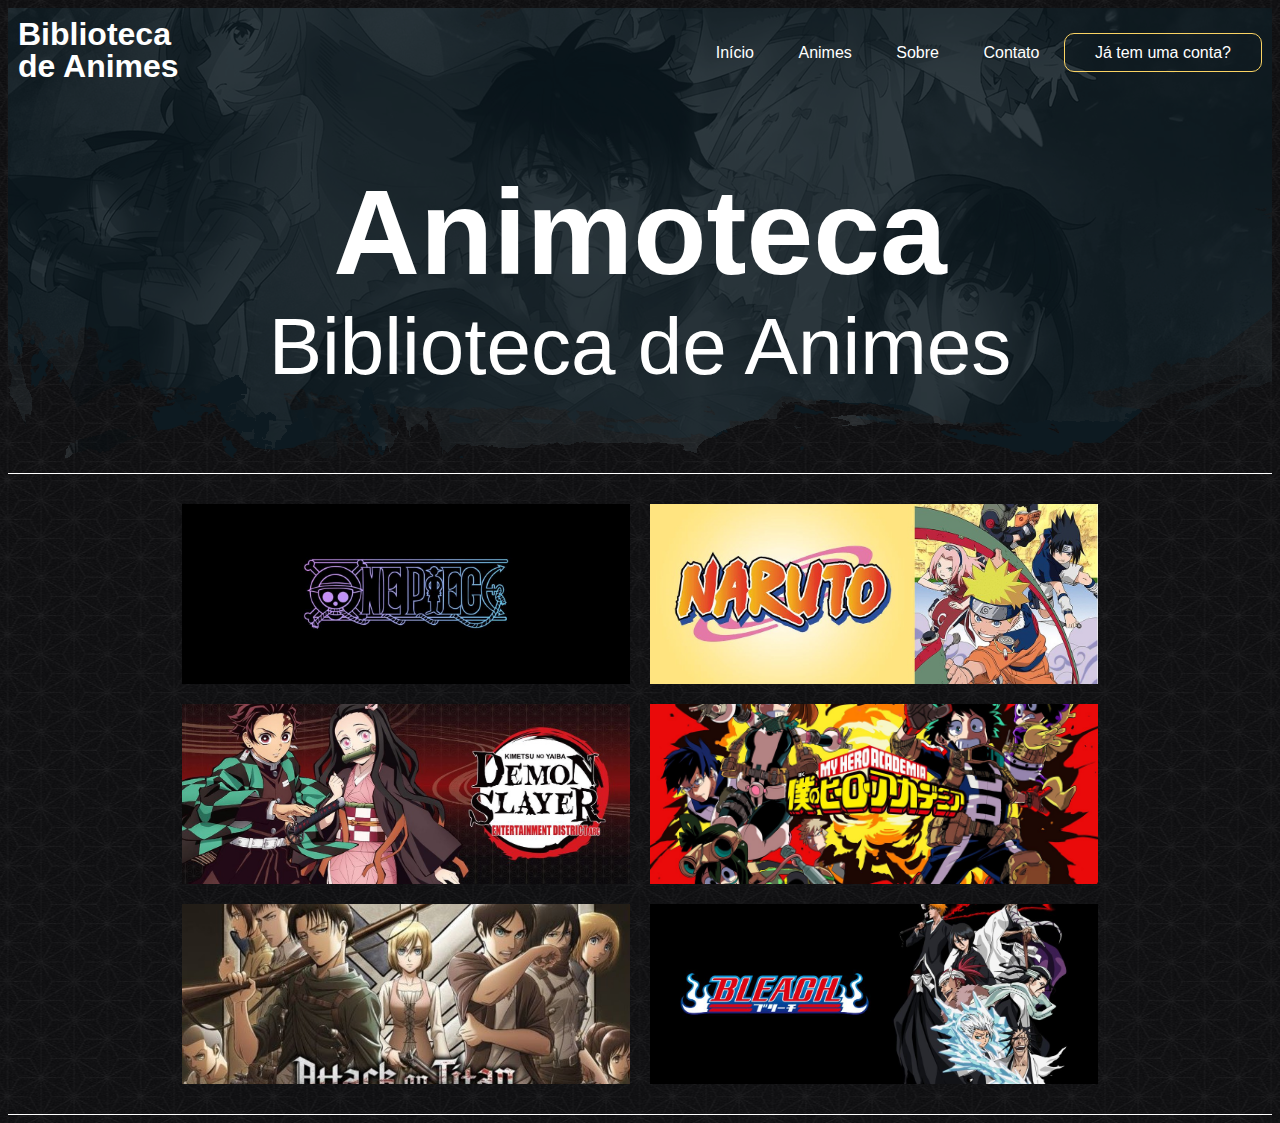
<file: index.html>
<!DOCTYPE html>
<html lang="en">
<head>
    <meta charset="UTF-8">
    <meta http-equiv="X-UA-Compatible" content="IE=edge">
    <meta name="viewport" content="width=device-width, initial-scale=1.
    0">

    <link rel="stylesheet" href="estilo.css">
    <link rel="stylesheet" href="estilos/menu.css">
    <title>Animoteca</title>
</head>
<body>
    <header class="o-header">

        <div class="navegacao">
            <div class="titulo">
                <h1>Biblioteca</h1>
                <h1>de Animes</h1>
            </div>
        
            <nav>
                <ul class="menu">
                    <a href="index.html"><li>Início</li></a>
                    <a href="#animes"><li>Animes</li></a>
                    <a href="#"><li>Sobre</li></a>
                    <a href="#"><li>Contato</li></a>
                    <a href="páginas/cadastro/index.html" target="_blank"><li>Já tem uma conta?</li></a>
                </ul>
            </nav>
        </div>


        <div class="home">
            <div>
                <h2 class="textos">Animoteca</h2>
                <p class="textos">Biblioteca de Animes</p>
            </div>
        </div>
    </header>


    <main class="o-main">

        

        <div class="animes" id="animes">
            <a href="páginas/one-piece/one-piece.html" class="one-piece item">
            </a>

            <a href="páginas/naruto/naruto.html" class="naruto item">
            </a>

            <a href="páginas/kimetsu/kimetsu.html" class="kimetsu item">
            </a>

            <a href="páginas/Boku/boku.html" class="hero item">
            </a>

            <a href="páginas/titan/titan.html" class="item shingeki">
            </a>

            <a href="páginas/bleach/bleach.html" class="item bleach">
            </a>

        </div>

    </main>

</body>
</html>
</file>
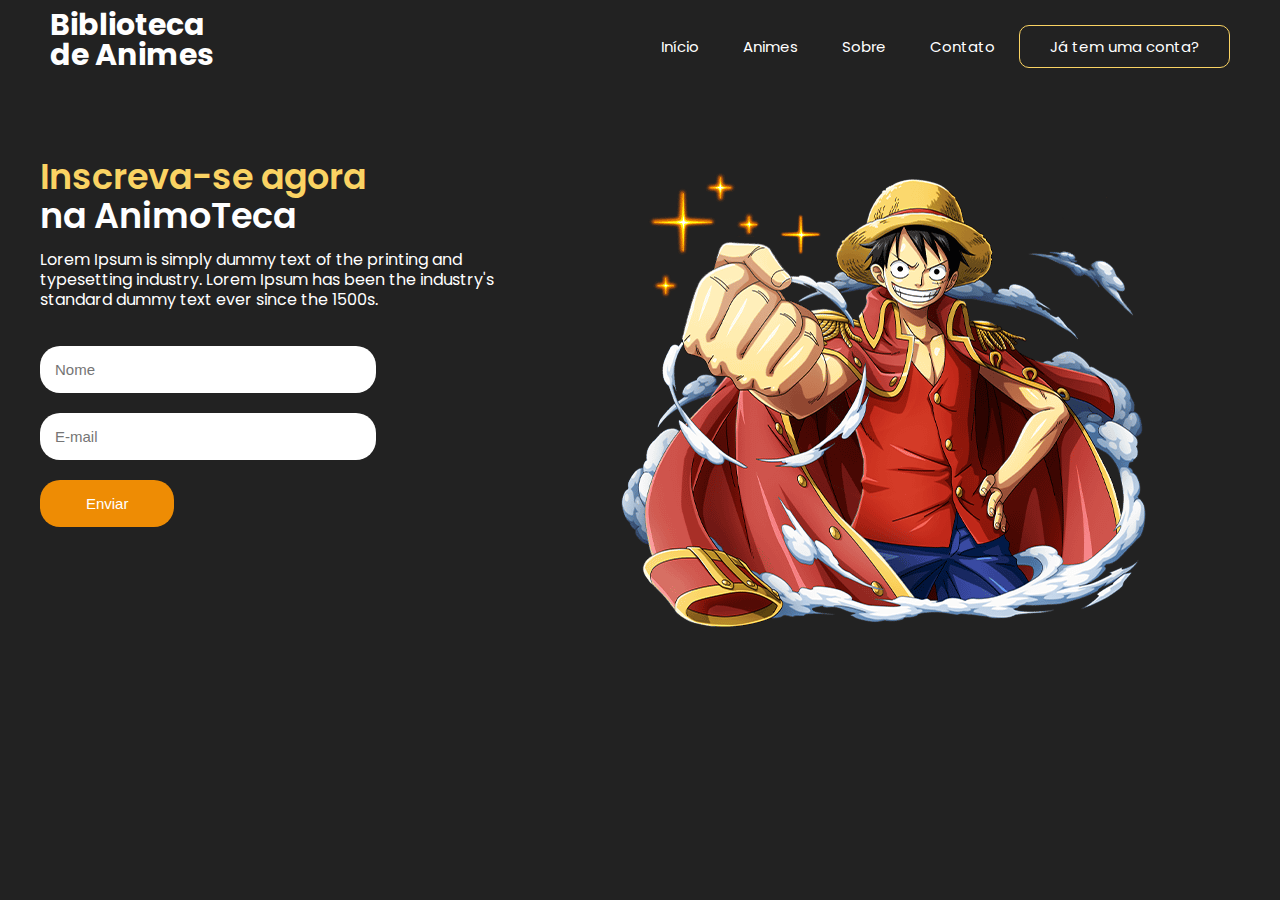
<file: páginas/cadastro/index.html>
<!DOCTYPE html>
<html lang="en">
<head>
    <meta charset="UTF-8">
    <meta http-equiv="X-UA-Compatible" content="IE=edge">
    <meta name="viewport" content="width=device-width, initial-scale=1.0">
    <title>Cadastre-se</title>

    <link rel="stylesheet" href="../../estilos/style-cadastro.css">
    <link rel="stylesheet" href="../../estilos/responsive.css">
    <link rel="stylesheet" href="../../estilos/menu.css">
    
    <link rel="preconnect" href="https://fonts.googleapis.com">
    <link rel="preconnect" href="https://fonts.gstatic.com" crossorigin>
    <link href="https://fonts.googleapis.com/css2?family=Poppins:ital,wght@0,100;0,200;0,300;0,400;0,500;0,600;0,700;0,800;0,900;1,100;1,200;1,300;1,400;1,500;1,600;1,700;1,800;1,900&display=swap" rel="stylesheet">

</head>
<body class="captura">
    <header class="header">
        <div class="titulo">
            <h1>Biblioteca</h1>
            <h1>de Animes</h1>
        </div>

        <nav>
            <ul class="menu">
                <a href="../../index.html"><li>Início</li></a>
                <a href="../../index.html"><li>Animes</li></a>
                <a href="#"><li>Sobre</li></a>
                <a href="#"><li>Contato</li></a>
                <a href="#"><li>Já tem uma conta?</li></a>
            </ul>
        </nav>
    </header>

    <main>
        <section class="inscricao">
            <h2>Inscreva-se agora</h2>
            <h2>na AnimoTeca</h2>
            <p>Lorem Ipsum is simply dummy text of the printing and typesetting industry. Lorem Ipsum has been the industry's standard dummy text ever since the 1500s.</p>

            <form action="">
                <input class="text" type="text" id="nome" name="nome" placeholder="Nome">
                <input class="text" type="email" id="email" name="email" placeholder="E-mail">
                <input type="submit" value="Enviar">
            </form>

        </section>

        <figure>
            <img src="../../componentes/imagens/pngegg.png" alt="imagem - luffy de One Piece">
        </figure>
    </main>

</body>
</html>
</file>
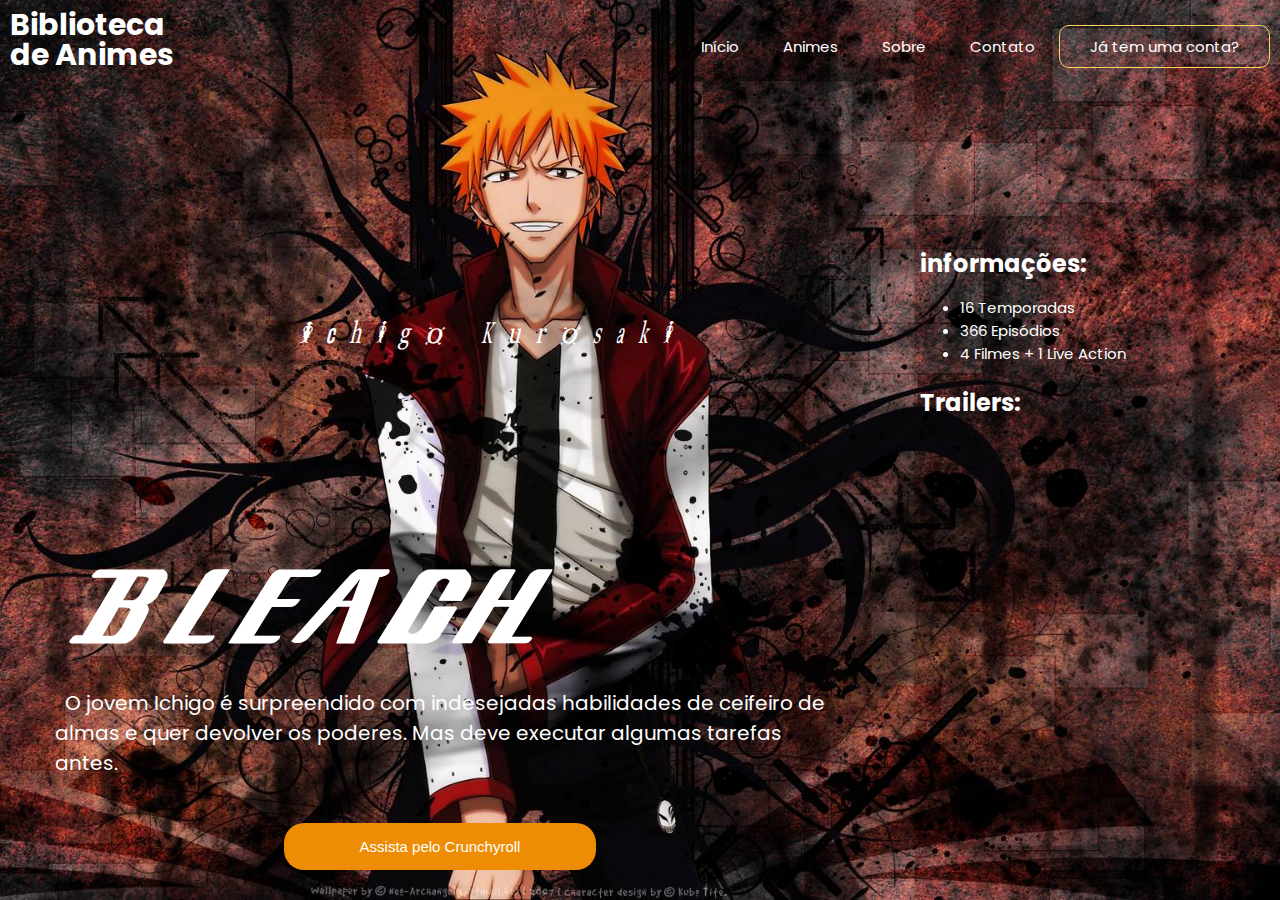
<file: páginas/bleach/bleach.html>
<!DOCTYPE html>
<html lang="en">
<head>
    <meta charset="UTF-8">
    <meta http-equiv="X-UA-Compatible" content="IE=edge">
    <meta name="viewport" content="width=device-width, initial-scale=1.0">
    <title>Bleach</title>

    <link rel="stylesheet" href="../../estilos/style.css">
    <link rel="stylesheet" href="../../estilos/menu.css">
    <link rel="stylesheet" href="../../estilos/responsive.css">
    
    <link rel="preconnect" href="https://fonts.googleapis.com">
    <link rel="preconnect" href="https://fonts.gstatic.com" crossorigin>
    <link href="https://fonts.googleapis.com/css2?family=Poppins:ital,wght@0,100;0,200;0,300;0,400;0,500;0,600;0,700;0,800;0,900;1,100;1,200;1,300;1,400;1,500;1,600;1,700;1,800;1,900&display=swap" rel="stylesheet">

    <style>
        @font-face {
            font-family: "bleach";
            src: url(../../componentes/fonte/FontBleach.ttf);
        }


        html, body{
            height: 100%;
        }

        .bg {
            background: url(../../componentes/imagens/bleach-bg.jpg)center top no-repeat;
            background-size: cover;
            color: white;
        }


        ul{
            font-size: 15px;
        }

        ul a{
            color: white;
        }

        .lista-trailers{
            list-style: none;
        }

        .nome h2{
            font-size: 30px;
        }

        .anime h1{
            font-family: "bleach";
        }

    </style>

</head>
<body class="bg">
    <header class="header">
        <div class="titulo">
            <h1>Biblioteca</h1>
            <h1>de Animes</h1>
        </div>

        <nav>
            <ul class="menu">
                <a href="../../index.html"><li>Início</li></a>
                <a href="#"><li>Animes</li></a>
                <a href="#"><li>Sobre</li></a>
                <a href="#"><li>Contato</li></a>
                <a href="../../cadastro/index.html"><li>Já tem uma conta?</li></a>
            </ul>
        </nav>
    </header>

    <main class="animes">
        <section class="section-anime">
            <div class="nome">
                <h2>Ichigo Kurosaki</h2>
            </div>

            <div class="anime">
                <h1>BLEACH</h1>
                <p>O jovem Ichigo é surpreendido com indesejadas habilidades de ceifeiro de almas e quer devolver os poderes. Mas deve executar algumas tarefas antes.</p>
            </div>
            

            <form action="https://www.crunchyroll.com/pt-br/offer-onepiece?utm_source=google&utm_medium=paid_cr&utm_campaign=CR-Paid_Google_Web_Conversion_LATAM_BR_Trademark_SVOD&utm_term=crunchyroll%20one%20piece&referrer=google_paid_cr_CR-Paid_Google_Web_Conversion_LATAM_BR_Trademark_SVOD&gclid=Cj0KCQjwla-hBhD7ARIsAM9tQKt5OHCrqSaiqisJ49O7v8h88PUdgcAblDH3eG7dsLvBaSazgV_udWQaAiojEALw_wcB" target="_blank" class="btn-anime">
                <input type="submit" value="">
                <input type="submit" value="Assista pelo Crunchyroll">
            </form>
            
        </section>

        <aside>
            <h2>informações:</h2>
            <ul>
                <li> 16 Temporadas</li>
                <li>366 Episódios</li>
                <li>4 Filmes + 1 Live Action</li>
            </ul>

            <div class="videos">
                <h2>Trailers:</h2>
                <ul class="lista-trailers">
                    <li><iframe width="260" height="200" src="https://www.youtube.com/embed/JvqcaQJgr-A" title="YouTube video player" frameborder="0" allow="accelerometer; autoplay; clipboard-write; encrypted-media; gyroscope; picture-in-picture; web-share" allowfullscreen></iframe></li>

                    <li><iframe width="260" height="200" src="https://www.youtube.com/embed/JvqcaQJgr-A" title="YouTube video player" frameborder="0" allow="accelerometer; autoplay; clipboard-write; encrypted-media; gyroscope; picture-in-picture; web-share" allowfullscreen></iframe></li>
                    
                </ul>
            </div>

        </aside>
    </main>
</body>
</html>
</file>
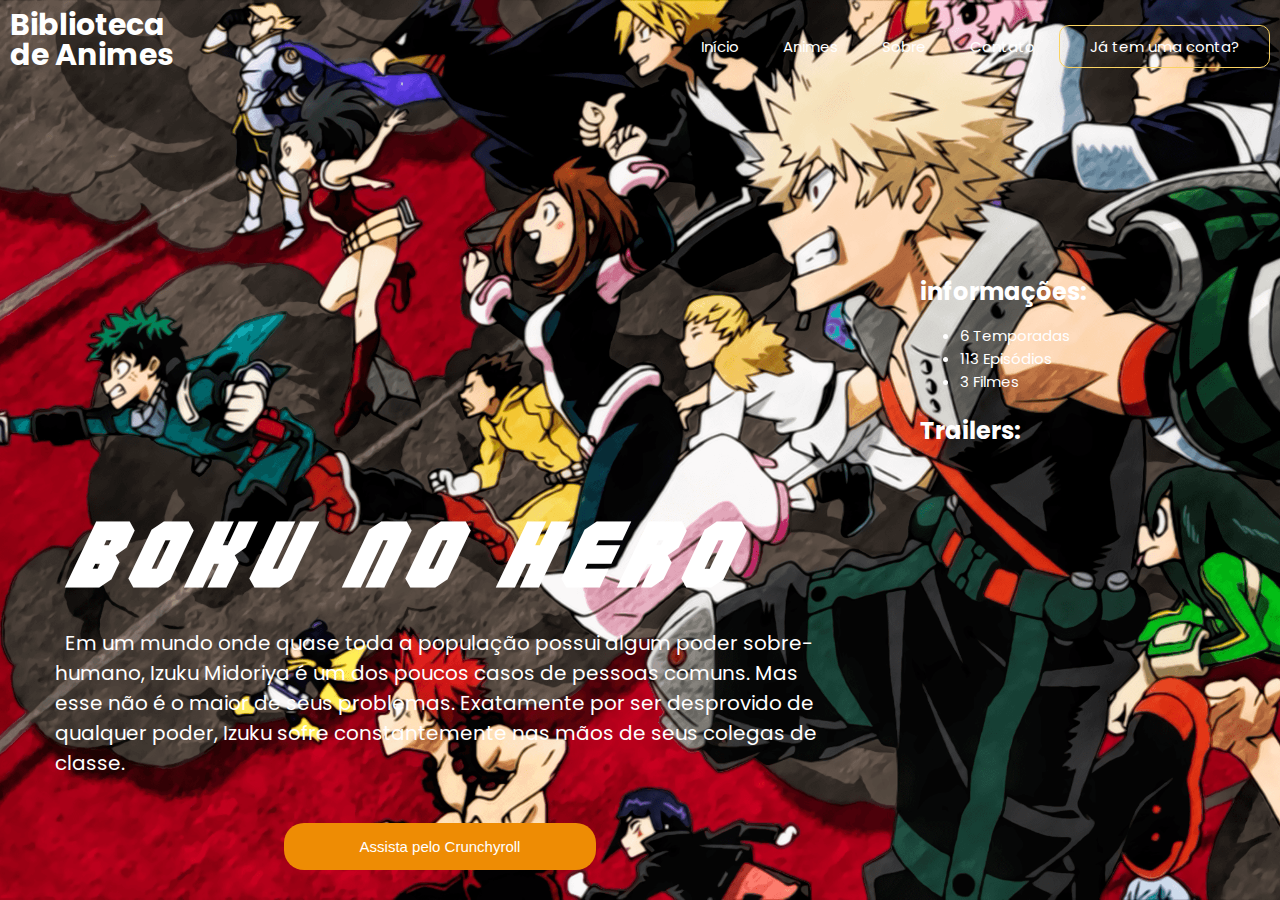
<file: páginas/Boku/boku.html>
<!DOCTYPE html>
<html lang="en">
<head>
    <meta charset="UTF-8">
    <meta http-equiv="X-UA-Compatible" content="IE=edge">
    <meta name="viewport" content="width=device-width, initial-scale=1.0">
    <title>Boku No Hero</title>

    <link rel="stylesheet" href="../../estilos/style.css">
    <link rel="stylesheet" href="../../estilos/menu.css">
    <link rel="stylesheet" href="../../estilos/responsive.css">
    
    <link rel="preconnect" href="https://fonts.googleapis.com">
    <link rel="preconnect" href="https://fonts.gstatic.com" crossorigin>
    <link href="https://fonts.googleapis.com/css2?family=Poppins:ital,wght@0,100;0,200;0,300;0,400;0,500;0,600;0,700;0,800;0,900;1,100;1,200;1,300;1,400;1,500;1,600;1,700;1,800;1,900&display=swap" rel="stylesheet">

    <style>
        @font-face {
            font-family: "boku";
            src: url(../../componentes/fonte/commando.ttf);
        }

        html, body{
            height: 100%;
        }

        .bg {
            background: url(../../componentes/imagens/backgrounBoku.png)center center no-repeat;
            background-size: cover;
            color: white;
        }


        ul{
            font-size: 15px;
        }

        ul a{
            color: white;
        }

        .lista-trailers{
            list-style: none;
        }

        .section-anime{
            justify-content: flex-end;
        }

        .anime h1{
            font-family: "boku";
        }
    </style>

</head>
<body class="bg">
    <header class="header">
        <div class="titulo">
            <h1>Biblioteca</h1>
            <h1>de Animes</h1>
        </div>

        <nav>
            <ul class="menu">
                <a href="../../index.html"><li>Início</li></a>
                <a href="#"><li>Animes</li></a>
                <a href="#"><li>Sobre</li></a>
                <a href="#"><li>Contato</li></a>
                <a href="../../cadastro/index.html"><li>Já tem uma conta?</li></a>
            </ul>
        </nav>
    </header>

    <main class="animes">
        <section class="section-anime">

            <div class="anime">
                <h1>Boku No Hero</h1>
                <p>Em um mundo onde quase toda a população possui algum poder sobre-humano, Izuku Midoriya é um dos poucos casos de pessoas comuns. Mas esse não é o maior de seus problemas. Exatamente por ser desprovido de qualquer poder, Izuku sofre constantemente nas mãos de seus colegas de classe.</p>
            </div>
            

            <form action="https://www.crunchyroll.com/pt-br/offer-onepiece?utm_source=google&utm_medium=paid_cr&utm_campaign=CR-Paid_Google_Web_Conversion_LATAM_BR_Trademark_SVOD&utm_term=crunchyroll%20one%20piece&referrer=google_paid_cr_CR-Paid_Google_Web_Conversion_LATAM_BR_Trademark_SVOD&gclid=Cj0KCQjwla-hBhD7ARIsAM9tQKt5OHCrqSaiqisJ49O7v8h88PUdgcAblDH3eG7dsLvBaSazgV_udWQaAiojEALw_wcB" target="_blank" class="btn-anime">
                <input type="submit" value="">
                <input type="submit" value="Assista pelo Crunchyroll">
            </form>
            
        </section>

        <aside>
            <h2>informações:</h2>
            <ul>
                <li> 6 Temporadas</li>
                <li>113 Episódios</li>
                <li>3 Filmes</li>
            </ul>

            <div class="videos">
                <h2>Trailers:</h2>
                <ul class="lista-trailers">
                    <li><iframe width="260" height="200" src="https://www.youtube.com/embed/JvqcaQJgr-A" title="YouTube video player" frameborder="0" allow="accelerometer; autoplay; clipboard-write; encrypted-media; gyroscope; picture-in-picture; web-share" allowfullscreen></iframe></li>

                    <li><iframe width="260" height="200" src="https://www.youtube.com/embed/JvqcaQJgr-A" title="YouTube video player" frameborder="0" allow="accelerometer; autoplay; clipboard-write; encrypted-media; gyroscope; picture-in-picture; web-share" allowfullscreen></iframe></li>
                    
                </ul>
            </div>

        </aside>
    </main>
</body>
</html>
</file>
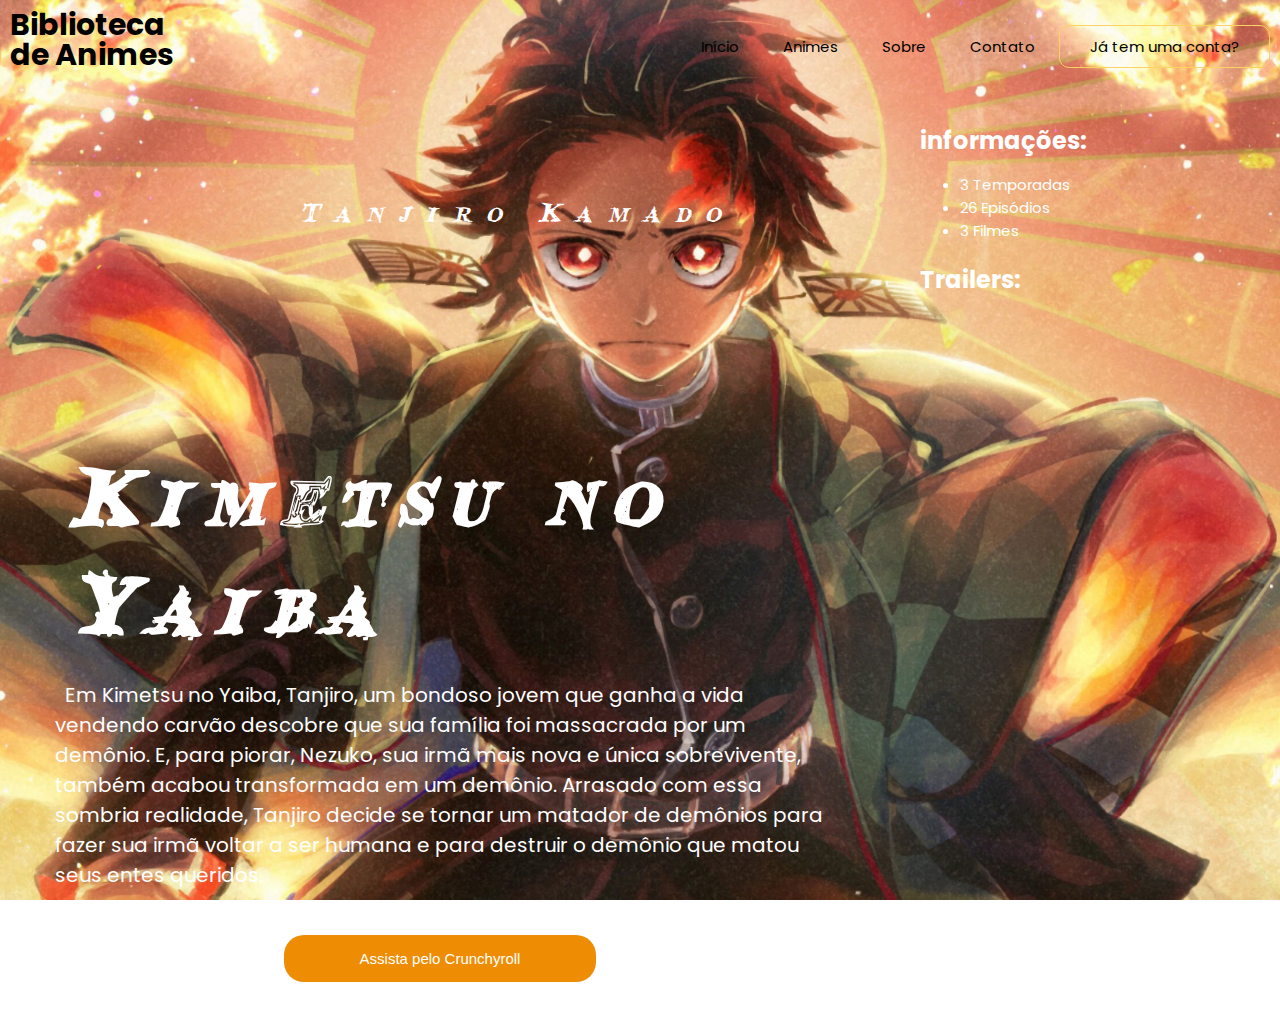
<file: páginas/kimetsu/kimetsu.html>
<!DOCTYPE html>
<html lang="en">
<head>
    <meta charset="UTF-8">
    <meta http-equiv="X-UA-Compatible" content="IE=edge">
    <meta name="viewport" content="width=device-width, initial-scale=1.0">
    <title>Kimetsu no Yaiba</title>

    <link rel="stylesheet" href="../../estilos/style.css">
    <link rel="stylesheet" href="../../estilos/menu.css">
    <link rel="stylesheet" href="../../estilos/responsive.css">
    
    <link rel="preconnect" href="https://fonts.googleapis.com">
    <link rel="preconnect" href="https://fonts.gstatic.com" crossorigin>
    <link href="https://fonts.googleapis.com/css2?family=Poppins:ital,wght@0,100;0,200;0,300;0,400;0,500;0,600;0,700;0,800;0,900;1,100;1,200;1,300;1,400;1,500;1,600;1,700;1,800;1,900&display=swap" rel="stylesheet">

    <style>
        @font-face {
            font-family: "kimetsu";
            src: url(../../componentes/fonte/bloodcrow.ttf);
        }

        html, body{
            height: 100%;
        }

        .bg {
            background: url(../../componentes/imagens/kimetsu-bg-2.jpg)center top no-repeat;
            background-size: cover;
            
            color: white;
        }


        ul{
            font-size: 15px;
        }

        ul a{
            color: black;
        }

        .lista-trailers{
            list-style: none;
        }

        .titulo h1{
            color: black;
        }

        .nome h2{
            font-size: 30px;
            font-family: "kimetsu";
        }

        .anime h1{
            font-family: "kimetsu";
        }
    </style>

</head>
<body class="bg">
    <header class="header">
        <div class="titulo">
            <h1>Biblioteca</h1>
            <h1>de Animes</h1>
        </div>

        <nav>
            <ul class="menu">
                <a href="../../index.html"><li>Início</li></a>
                <a href="#"><li>Animes</li></a>
                <a href="#"><li>Sobre</li></a>
                <a href="#"><li>Contato</li></a>
                <a href="../../cadastro/index.html"><li>Já tem uma conta?</li></a>
            </ul>
        </nav>
    </header>

    <main class="animes">
        <section class="section-anime">
            <div class="nome">
                <h2>Tanjiro Kamado</h2>
            </div>

            <div class="anime">
                <h1>Kimetsu no Yaiba</h1>
                <p>Em Kimetsu no Yaiba, Tanjiro, um bondoso jovem que ganha a vida vendendo carvão descobre que sua família foi massacrada por um demônio. E, para piorar, Nezuko, sua irmã mais nova e única sobrevivente, também acabou transformada em um demônio. Arrasado com essa sombria realidade, Tanjiro decide se tornar um matador de demônios para fazer sua irmã voltar a ser humana e para destruir o demônio que matou seus entes queridos. </p>
            </div>
            

            <form action="https://www.crunchyroll.com/pt-br/offer-onepiece?utm_source=google&utm_medium=paid_cr&utm_campaign=CR-Paid_Google_Web_Conversion_LATAM_BR_Trademark_SVOD&utm_term=crunchyroll%20one%20piece&referrer=google_paid_cr_CR-Paid_Google_Web_Conversion_LATAM_BR_Trademark_SVOD&gclid=Cj0KCQjwla-hBhD7ARIsAM9tQKt5OHCrqSaiqisJ49O7v8h88PUdgcAblDH3eG7dsLvBaSazgV_udWQaAiojEALw_wcB" target="_blank" class="btn-anime">
                <input type="submit" value="">
                <input type="submit" value="Assista pelo Crunchyroll">
            </form>
            
        </section>

        <aside>
            <h2>informações:</h2>
            <ul>
                <li>3 Temporadas</li>
                <li>26 Episódios</li>
                <li>3 Filmes</li>
            </ul>

            <div class="videos">
                <h2>Trailers:</h2>
                <ul class="lista-trailers">
                    <li><iframe width="260" height="200" src="https://www.youtube.com/embed/JvqcaQJgr-A" title="YouTube video player" frameborder="0" allow="accelerometer; autoplay; clipboard-write; encrypted-media; gyroscope; picture-in-picture; web-share" allowfullscreen></iframe></li>

                    <li><iframe width="260" height="200" src="https://www.youtube.com/embed/JvqcaQJgr-A" title="YouTube video player" frameborder="0" allow="accelerometer; autoplay; clipboard-write; encrypted-media; gyroscope; picture-in-picture; web-share" allowfullscreen></iframe></li>
                    
                </ul>
            </div>

        </aside>
    </main>
</body>
</html>
</file>
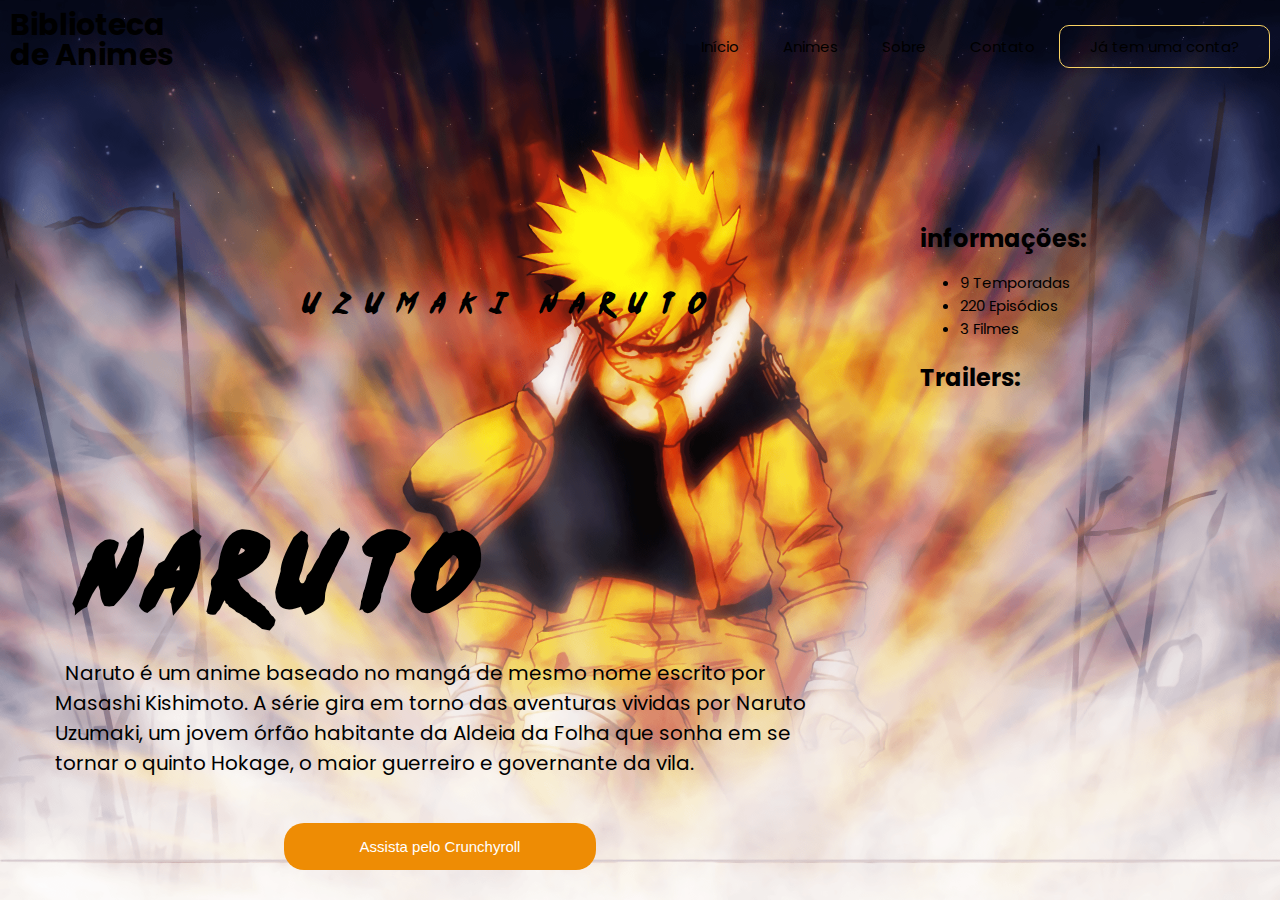
<file: páginas/naruto/naruto.html>
<!DOCTYPE html>
<html lang="en">
<head>
    <meta charset="UTF-8">
    <meta http-equiv="X-UA-Compatible" content="IE=edge">
    <meta name="viewport" content="width=device-width, initial-scale=1.0">
    <title>Naruto</title>

    <link rel="stylesheet" href="../../estilos/style.css">
    <link rel="stylesheet" href="../../estilos/menu.css">
    <link rel="stylesheet" href="../../estilos/responsive.css">
    
    <link rel="preconnect" href="https://fonts.googleapis.com">
    <link rel="preconnect" href="https://fonts.gstatic.com" crossorigin>
    <link href="https://fonts.googleapis.com/css2?family=Poppins:ital,wght@0,100;0,200;0,300;0,400;0,500;0,600;0,700;0,800;0,900;1,100;1,200;1,300;1,400;1,500;1,600;1,700;1,800;1,900&display=swap" rel="stylesheet">

    <style>
        @font-face {
            font-family: "naruto";
            src: url(../../componentes/fonte/njnaruto.ttf);
        }

        html, body{
            height: 100vh;
        }

        .bg {
            background: url(../../componentes/imagens/naruto-bg-2.png)center center no-repeat;
            color: black;
            background-size: cover;
        }


        ul{
            font-size: 15px;
        }

        ul a{
            color: black;
        }

        .lista-trailers{
            list-style: none;
        }

        .section-anime{
            justify-content: flex-end;
        }

        .nome h2{
            font-size: 25px;
            font-family: "naruto";
        }

        .anime h1{
            font-family: "naruto";
        }
    </style>

</head>
<body class="bg">
    <header class="header">
        <div class="titulo">
            <h1>Biblioteca</h1>
            <h1>de Animes</h1>
        </div>

        <nav>
            <ul class="menu">
                <a href="../../index.html"><li>Início</li></a>
                <a href="#"><li>Animes</li></a>
                <a href="#"><li>Sobre</li></a>
                <a href="#"><li>Contato</li></a>
                <a href="../../cadastro/index.html"><li>Já tem uma conta?</li></a>
            </ul>
        </nav>
    </header>

    <main class="animes">
        <section class="section-anime">
            <div class="nome">
                <h2>Uzumaki Naruto</h2>
            </div>

            <div class="anime">
                <h1>Naruto</h1>
                <p>Naruto é um anime baseado no mangá de mesmo nome escrito por Masashi Kishimoto. A série gira em torno das aventuras vividas por Naruto Uzumaki, um jovem órfão habitante da Aldeia da Folha que sonha em se tornar o quinto Hokage, o maior guerreiro e governante da vila.</p>
            </div>
            

            <form action="https://www.crunchyroll.com/pt-br/offer-onepiece?utm_source=google&utm_medium=paid_cr&utm_campaign=CR-Paid_Google_Web_Conversion_LATAM_BR_Trademark_SVOD&utm_term=crunchyroll%20one%20piece&referrer=google_paid_cr_CR-Paid_Google_Web_Conversion_LATAM_BR_Trademark_SVOD&gclid=Cj0KCQjwla-hBhD7ARIsAM9tQKt5OHCrqSaiqisJ49O7v8h88PUdgcAblDH3eG7dsLvBaSazgV_udWQaAiojEALw_wcB" target="_blank" class="btn-anime">
                <input type="submit" value="">
                <input type="submit" value="Assista pelo Crunchyroll">
            </form>
            
        </section>

        <aside>
            <h2>informações:</h2>
            <ul>
                <li> 9 Temporadas</li>
                <li> 220 Episódios</li>
                <li> 3 Filmes</li>
            </ul>

            <div class="videos">
                <h2>Trailers:</h2>
                <ul class="lista-trailers">
                    <li><iframe width="260" height="200" src="https://www.youtube.com/embed/JvqcaQJgr-A" title="YouTube video player" frameborder="0" allow="accelerometer; autoplay; clipboard-write; encrypted-media; gyroscope; picture-in-picture; web-share" allowfullscreen></iframe></li>

                    <li><iframe width="260" height="200" src="https://www.youtube.com/embed/JvqcaQJgr-A" title="YouTube video player" frameborder="0" allow="accelerometer; autoplay; clipboard-write; encrypted-media; gyroscope; picture-in-picture; web-share" allowfullscreen></iframe></li>
                    
                </ul>
            </div>

        </aside>
    </main>
</body>
</html>
</file>
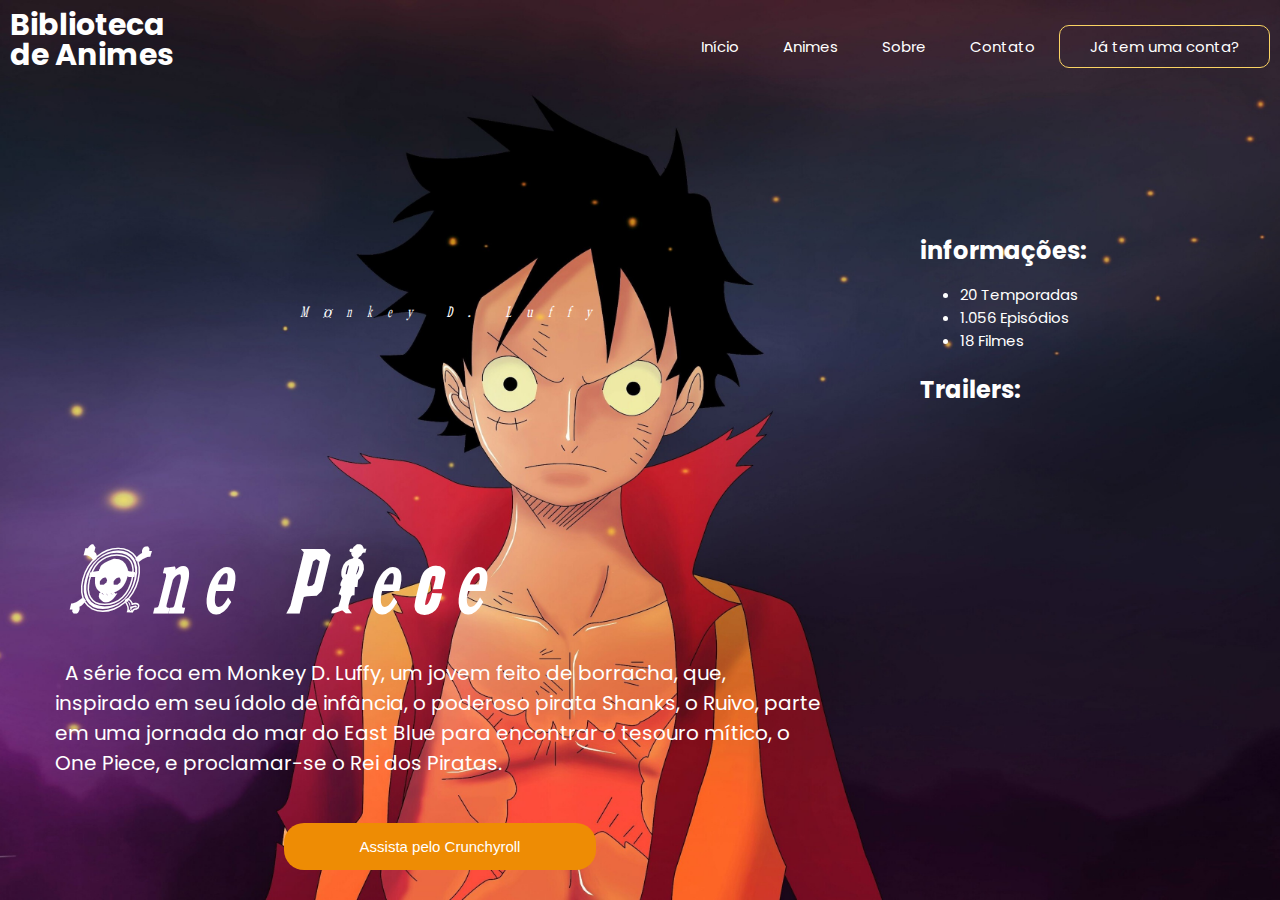
<file: páginas/one-piece/one-piece.html>
<!DOCTYPE html>
<html lang="en">
<head>
    <meta charset="UTF-8">
    <meta http-equiv="X-UA-Compatible" content="IE=edge">
    <meta name="viewport" content="width=device-width, initial-scale=1.0">
    <title>One Piece</title>

    <link rel="stylesheet" href="../../estilos/style.css">
    <link rel="stylesheet" href="../../estilos/menu.css">
    <link rel="stylesheet" href="../../estilos/responsive.css">
    
    <link rel="preconnect" href="https://fonts.googleapis.com">
    <link rel="preconnect" href="https://fonts.gstatic.com" crossorigin>
    <link href="https://fonts.googleapis.com/css2?family=Poppins:ital,wght@0,100;0,200;0,300;0,400;0,500;0,600;0,700;0,800;0,900;1,100;1,200;1,300;1,400;1,500;1,600;1,700;1,800;1,900&display=swap" rel="stylesheet">

    <style>
        html, body{
            height: 100%;
        }

        .bg {
            background: url(../../componentes/imagens/luffy-bg.jpg)center center no-repeat;
            background-size: cover;
        }


        ul{
            font-size: 15px;
        }

        .lista-trailers{
            list-style: none;
        }
    </style>

</head>
<body class="bg">
    <header class="header">
        <div class="titulo">
            <h1>Biblioteca</h1>
            <h1>de Animes</h1>
        </div>

        <nav>
            <ul class="menu">
                <a href="../../index.html"><li>Início</li></a>
                <a href="#"><li>Animes</li></a>
                <a href="#"><li>Sobre</li></a>
                <a href="#"><li>Contato</li></a>
                <a href="../../cadastro/index.html"><li>Já tem uma conta?</li></a>
            </ul>
        </nav>
    </header>

    <main class="animes">
        <section class="section-anime">
            <div>
                <h2>Monkey D. Luffy</h2>
            </div>

            <div class="anime">
                <h1>One Piece</h1>
                <p>A série foca em Monkey D. Luffy, um jovem feito de borracha, que, inspirado em seu ídolo de infância, o poderoso pirata Shanks, o Ruivo, parte em uma jornada do mar do East Blue para encontrar o tesouro mítico, o One Piece, e proclamar-se o Rei dos Piratas.</p>
            </div>
            

            <form action="https://www.crunchyroll.com/pt-br/offer-onepiece?utm_source=google&utm_medium=paid_cr&utm_campaign=CR-Paid_Google_Web_Conversion_LATAM_BR_Trademark_SVOD&utm_term=crunchyroll%20one%20piece&referrer=google_paid_cr_CR-Paid_Google_Web_Conversion_LATAM_BR_Trademark_SVOD&gclid=Cj0KCQjwla-hBhD7ARIsAM9tQKt5OHCrqSaiqisJ49O7v8h88PUdgcAblDH3eG7dsLvBaSazgV_udWQaAiojEALw_wcB" target="_blank" class="btn-anime">
                <input type="submit" value="">
                <input type="submit" value="Assista pelo Crunchyroll">
            </form>
            
        </section>

        <aside>
            <h2>informações:</h2>
            <ul>
                <li> 20 Temporadas</li>
                <li>1.056 Episódios</li>
                <li>18 Filmes</li>
            </ul>

            <div class="videos">
                <h2>Trailers:</h2>
                <ul class="lista-trailers">
                    <li><iframe width="260" height="200" src="https://www.youtube.com/embed/JvqcaQJgr-A" title="YouTube video player" frameborder="0" allow="accelerometer; autoplay; clipboard-write; encrypted-media; gyroscope; picture-in-picture; web-share" allowfullscreen></iframe></li>

                    <li><iframe width="260" height="200" src="https://www.youtube.com/embed/JvqcaQJgr-A" title="YouTube video player" frameborder="0" allow="accelerometer; autoplay; clipboard-write; encrypted-media; gyroscope; picture-in-picture; web-share" allowfullscreen></iframe></li>
                    
                </ul>
            </div>

        </aside>
    </main>
</body>
</html>
</file>
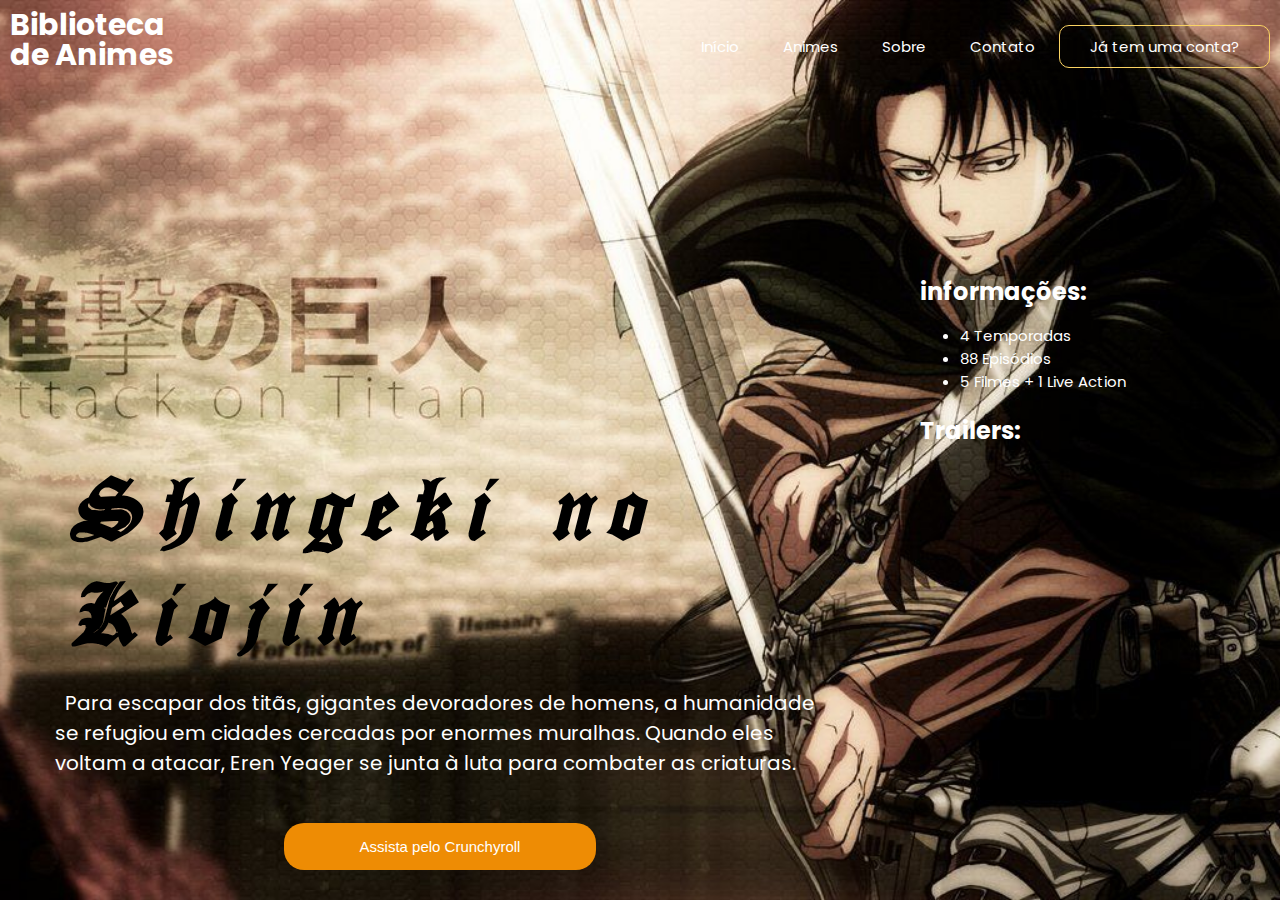
<file: páginas/titan/titan.html>
<!DOCTYPE html>
<html lang="en">
<head>
    <meta charset="UTF-8">
    <meta http-equiv="X-UA-Compatible" content="IE=edge">
    <meta name="viewport" content="width=device-width, initial-scale=1.0">
    <title>Shingeki no Kiojin</title>

    <link rel="stylesheet" href="../../estilos/style.css">
    <link rel="stylesheet" href="../../estilos/menu.css">
    <link rel="stylesheet" href="../../estilos/responsive.css">
    
    <link rel="preconnect" href="https://fonts.googleapis.com">
    <link rel="preconnect" href="https://fonts.gstatic.com" crossorigin>
    <link href="https://fonts.googleapis.com/css2?family=Poppins:ital,wght@0,100;0,200;0,300;0,400;0,500;0,600;0,700;0,800;0,900;1,100;1,200;1,300;1,400;1,500;1,600;1,700;1,800;1,900&display=swap" rel="stylesheet">

    <style>
        @font-face {
            font-family: "shingeki";
            src: url(../../componentes/fonte/CloisterBlack.ttf);
        }



        html, body{
            height: 100%;
        }

        .bg {
            background: url(../../componentes/imagens/shingeki-bg.jpg)center top no-repeat;
            background-size: cover;
            color: white;
        }


        ul{
            font-size: 15px;
        }

        ul a{
            color: white;
        }

        .lista-trailers{
            list-style: none;
        }

        .section-anime{
            justify-content: flex-end;
        }

        .anime h1{
            font-family: "shingeki";
            color: black;
        }
    </style>

</head>
<body class="bg">
    <header class="header">
        <div class="titulo">
            <h1>Biblioteca</h1>
            <h1>de Animes</h1>
        </div>

        <nav>
            <ul class="menu">
                <a href="../../index.html"><li>Início</li></a>
                <a href="#"><li>Animes</li></a>
                <a href="#"><li>Sobre</li></a>
                <a href="#"><li>Contato</li></a>
                <a href="../../cadastro/index.html"><li>Já tem uma conta?</li></a>
            </ul>
        </nav>
    </header>

    <main class="animes">
        <section class="section-anime">

            <div class="anime">
                <h1>Shingeki no Kiojin</h1>
                <p>Para escapar dos titãs, gigantes devoradores de homens, a humanidade se refugiou em cidades cercadas por enormes muralhas. Quando eles voltam a atacar, Eren Yeager se junta à luta para combater as criaturas.</p>
            </div>
            

            <form action="https://www.crunchyroll.com/pt-br/offer-onepiece?utm_source=google&utm_medium=paid_cr&utm_campaign=CR-Paid_Google_Web_Conversion_LATAM_BR_Trademark_SVOD&utm_term=crunchyroll%20one%20piece&referrer=google_paid_cr_CR-Paid_Google_Web_Conversion_LATAM_BR_Trademark_SVOD&gclid=Cj0KCQjwla-hBhD7ARIsAM9tQKt5OHCrqSaiqisJ49O7v8h88PUdgcAblDH3eG7dsLvBaSazgV_udWQaAiojEALw_wcB" target="_blank" class="btn-anime">
                <input type="submit" value="">
                <input type="submit" value="Assista pelo Crunchyroll">
            </form>
            
        </section>

        <aside>
            <h2>informações:</h2>
            <ul>
                <li> 4 Temporadas</li>
                <li>88 Episódios</li>
                <li>5 Filmes + 1 Live Action</li>
            </ul>

            <div class="videos">
                <h2>Trailers:</h2>
                <ul class="lista-trailers">
                    <li><iframe width="260" height="200" src="https://www.youtube.com/embed/JvqcaQJgr-A" title="YouTube video player" frameborder="0" allow="accelerometer; autoplay; clipboard-write; encrypted-media; gyroscope; picture-in-picture; web-share" allowfullscreen></iframe></li>

                    <li><iframe width="260" height="200" src="https://www.youtube.com/embed/JvqcaQJgr-A" title="YouTube video player" frameborder="0" allow="accelerometer; autoplay; clipboard-write; encrypted-media; gyroscope; picture-in-picture; web-share" allowfullscreen></iframe></li>
                    
                </ul>
            </div>

        </aside>
    </main>
</body>
</html>
</file>
<file: estilo.css>
body{
    display: grid;
    grid-template-areas: 
    "header"
    "main";
    gap: 15px;
    grid-template-columns: auto ;
    grid-template-rows: auto auto;
    background: url(componentes/imagens/bg_ptn.jpg)center top;
    color: #fff;
    font-family: 'Poppins', sans-serif;
}

.o-header{
    grid-area: header;
    background: url(componentes/imagens/bg_1.png)top no-repeat;
}

.navegacao{
    display: flex;
    justify-content: space-between;
    margin: 0 10px;
}

.home{
    height: 40vh;
    display: grid;
    text-align: center;
    align-items: center;
    font-size: 80px;
}

.textos{
    margin: 0;
}

.o-main{
    grid-area: main;
    border-top: 1px solid #fff;
    border-bottom: 1px solid #fff;
    justify-self: center;
   
}



.animes{
    display: flex;
    justify-content: center;
    flex-wrap: wrap;
    gap: 20px;
    margin: 30px;
}


.one-piece{
    background: url(componentes/imagens/one-piece-wallpaper-1280x720_45.jpg) center center no-repeat;
}

.naruto{
    background: url(componentes/imagens/naruto.jpg) center center no-repeat;
}

.kimetsu{
    background: url(componentes/imagens/demon-slayer.jpg) center center no-repeat;
}

.hero{
    background: url(componentes/imagens/693425.jpg) center center no-repeat;

}

.shingeki{
    background: url(componentes/imagens/shingeki.jpg) center center no-repeat;
}

.bleach{
    background: url(componentes/imagens/bleach.jpg) center center no-repeat;
    
}

.item{
    background-size: cover;
    width: 25vw;
    height: 37vh;
}



@media screen and (max-width:1682px){
    .item{
        width: 35vw;
        height: 20vh;
    }

    
}

@media screen and (max-width:1024px){
    header {
        flex-direction: column;
        text-align: center;
    }


    .menu {
        text-align: center;
        padding-left: 0;
    }

    .item{
        width: 45vw;
    }
}

@media screen and (max-width: 860px) {
    .navegacao{
        display: block;
    }

    .home{
        font-size: 50px;
    }
}


@media screen and (max-width:480px) {
    .item{
        width: 70vw;
    }

    .home{
        font-size: 40px;
    }
}
</file>
<file: estilos/menu.css>
.header{
    display: flex;
    justify-content: space-between;
    font-size: 15px;
    font-family: 'Poppins', sans-serif;
    margin: 0 10px;
}


header li {
    display: inline-block;
    margin: 20px;
}

header h1 {
    line-height: 10px;
}

a{
    text-decoration: none;
    color: #fff;
    display: inline;
}

a:hover{
    color: #FAD363;
    transition: 0.5s;
}

.menu a:last-child{
    border: 1px solid #FAD363;
    border-radius: 10px;
    padding: 10px;
}

.menu a:last-child:hover{
    background-color: #FAD363;
    color: #fff;
}
</file>
<file: estilos/style-cadastro.css>
body{
    background-color: rgb(34, 34, 34);
    color: #fff;
    font-family: 'Poppins', sans-serif;
    max-width: 1200px;
    margin: 0 auto;
}

main{
    display: flex;
    margin-top: 50px;
}

.inscricao h2 {
    font-size: 35px;
    font-weight: 600;
    line-height: 10px;
}

.inscricao h2:first-child{
    color: #FAD363;
}

.inscricao p{
    line-height: 20px;
    max-width: 500px;
}

form {
    display: flex;
    flex-direction: column;
    width: 70%;
}

input {
    padding: 15px;
    margin-top: 20px;
    border-radius: 20px;
    border: none;
    font-size: 15px;
}

form [type="submit"]{
    width: 40%;
    background-color: #EE8C04;
    color: #fff;
}

form [type="submit"]:hover{
    cursor: pointer;
}
</file>
<file: estilos/responsive.css>
@media screen and (max-width:1440px){
    .section-anime h2{
        margin-bottom: 150px;
        margin-top: 100px;
    }
}


@media screen and (max-width:1024px){
    header {
        flex-direction: column;
        text-align: center;
    }

    .menu {
        text-align: center;
        padding-left: 0;
    }

    main {
        flex-direction: column;
        text-align: center;
    }

    main .inscricao h2{
        line-height: 10px;
        font-size: 30px;
    }

    main .inscricao p{
        max-width: 100vw;
        font-size: 24px;
        line-height: 30px;
    }

    main.animes{
        padding: 0;
    }

    form{
        margin: 0 auto;
        /* width: 100%; */
    }

    form .text{
        width: 100%;
    }

    

    input {
        align-self: center;
    }

    img{
        display: none;
    }


    .section-anime{
        display: flex;
        flex-direction: column;
        justify-content: space-around;
    }

    .section-anime h1{
        text-align: center;
        font-family: "one-piece";
        font-size: 70px;
        letter-spacing: 5px;
        color: hsl(0, 0%, 98%);
        margin: 0;
        
    }

    /* .anime{
        margin-top: 30px;
        
    } */


    .btn-anime{
        display: flex;
        flex-direction: column;
        justify-content: space-around;
        margin-bottom: 5px;
        gap: 0;
        
    }

    .btn-anime input{
        width: 200px;
        background-color: #d86826;
        margin-top: 5px;
    }

    .section-anime p{
        width: auto;
        font-size: 15px;
    }


    .section-anime h2{
        display: none;
    }

    aside{
        display: none;
    }

}
</file>
<file: estilos/style.css>
@font-face {
    font-family: "one-piece";
    src: url(../componentes/fonte/one\ piece\ font.ttf);
}


body{
    background-color: rgb(34, 34, 34);
    color: #fff;
    font-family: 'Poppins', sans-serif;
    max-width: 1200px;
    margin: 0 auto;
}

.bg{
    height: 100%;
    padding: 0;
    max-width: 100vw;
    margin: auto;
    display: flex;
    flex-direction: column;
    justify-content: space-between;
}



/* Main */
main{
    display: flex;
    margin-top: 50px;
}

input {
    padding: 15px;
    margin-top: 20px;
    border-radius: 20px;
    border: none;
    font-size: 15px;
}

form {
    display: flex;
    flex-direction: column;
    width: 70%;
}

form [type="submit"]{
    width: 40%;
    background-color: #EE8C04;
    color: #fff;
}

form [type="submit"]:hover{
    cursor: pointer;
}

main.animes{
    gap: 80px;
    max-width: 1900px;
    justify-content: flex-end;
    margin: 0 auto;
    padding: 0 50px;
}

.section-anime {
    display: flex;
    flex-direction: column;
    justify-content: flex-start;
    margin-bottom: 30px;
}

.section-anime h2{
    text-indent: 250px;
    font-family: "one-piece";
    font-size: 15px;
    letter-spacing: 15px;
    font-weight: 100;
    font-style: italic;
    margin-bottom: 200px;
    
}

.section-anime h1{
    text-align: start;
    font-family: "one-piece";
    letter-spacing: 15px;
    padding: 0 20px;
    margin-bottom: 10px;
    font-size: 90px;
    font-style: italic;
}

.section-anime p{
    font-size: 20px;
    text-indent: 10px;
    padding: 5px;
    
}

.btn-anime{
    width: auto;
    flex-direction: row;
    gap: 20px;
    justify-content: space-around;
}

aside{
    width: 300px;
    margin: 10px;
}

aside h2{
    margin-bottom: 0;
}

.btn-anime input:first-child{
    display: none;
}

.btn-anime a{
    width: 40%;
    background-color: #EE8C04;
    color: #fff;
}
</file>
